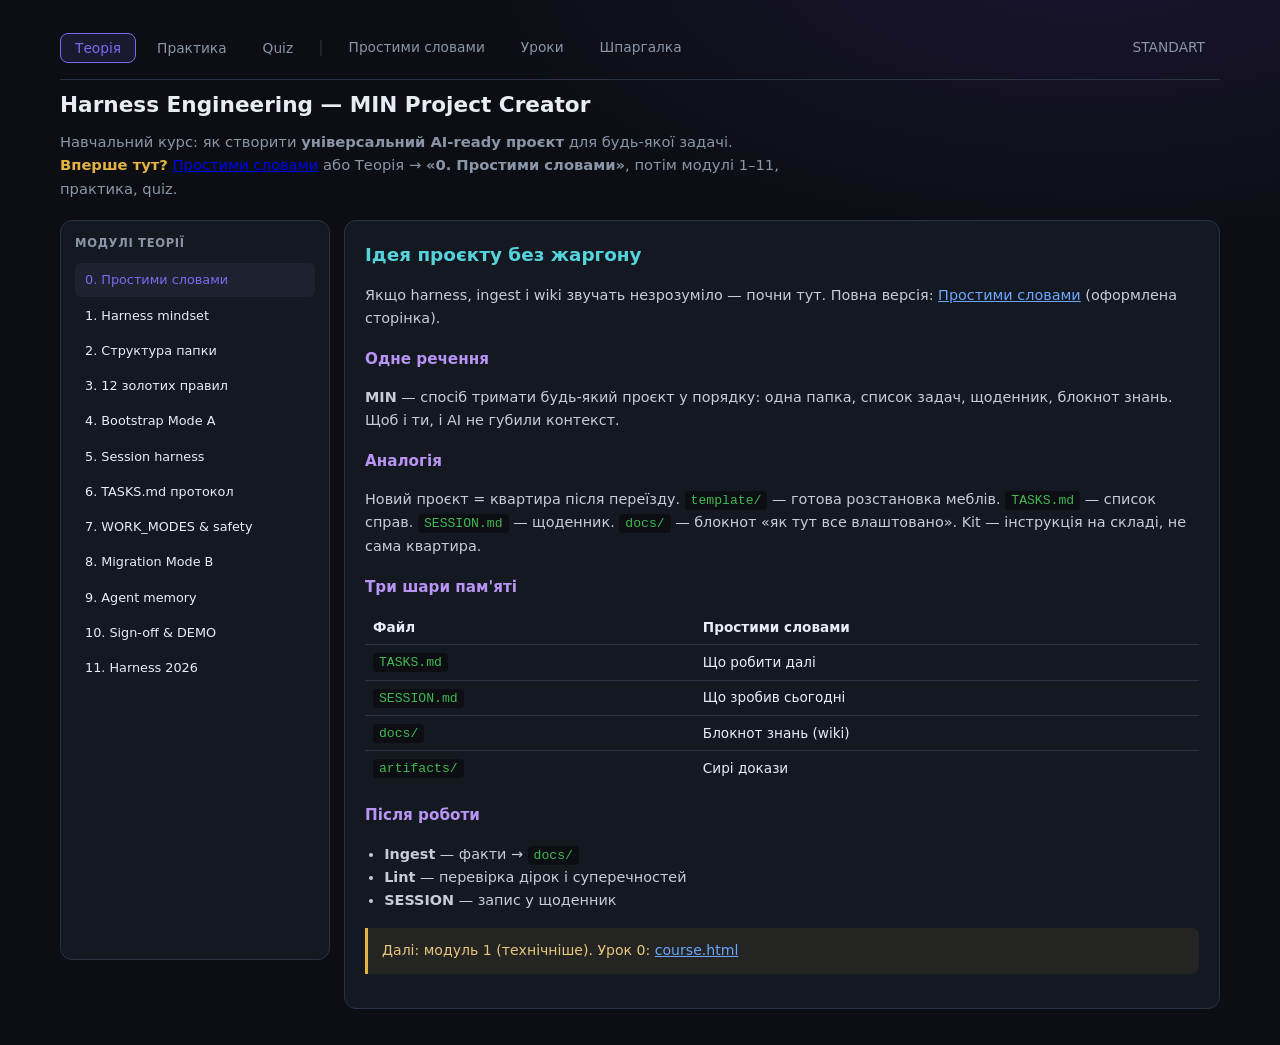
<file: index.html>
<!DOCTYPE html>
<html lang="uk">
<head>
  <meta charset="UTF-8" />
  <meta name="viewport" content="width=device-width, initial-scale=1.0" />
  <title>Harness Engineering — MIN Project Creator</title>
  <link rel="stylesheet" href="assets/site.css" />
  <style>
    :root {
      --bg: #0c0e14; --panel: #141820; --border: #2a3142; --text: #e8ecf4;
      --muted: #8b95a8; --green: #3fb950; --cyan: #56d4dd; --yellow: #e3b341;
      --orange: #f0883e; --blue: #6ca6ff; --purple: #b794f6; --red: #f85149;
      --accent: #7c6bf0; --font: "SF Mono", Menlo, Consolas, monospace;
    }
    * { box-sizing: border-box; }
    body {
      margin: 0; min-height: 100vh;
      background: radial-gradient(1100px 520px at 85% -5%, #1a1530 0%, var(--bg) 58%);
      color: var(--text); font-family: Inter, system-ui, sans-serif;
    }
    .wrap { max-width: 1200px; margin: 0 auto; padding: 16px 20px 40px; }
    .site-nav .nav-sep { color: var(--border); padding: 0 4px; user-select: none; }
    .site-nav .brand { color: var(--accent); font-weight: 600; cursor: default; }
    header h1 { font-size: 1.35rem; margin: 0 0 6px; }
    header p { margin: 0; color: var(--muted); font-size: 0.9rem; line-height: 1.55; max-width: 820px; }
    .page { display: none; }
    .page.active { display: block; }
    .layout { display: grid; grid-template-columns: 270px 1fr; gap: 14px; }
    @media (max-width: 900px) { .layout { grid-template-columns: 1fr; } .sidebar { order: 2; } }
    .sidebar, .main-panel, .term-wrap {
      background: var(--panel); border: 1px solid var(--border); border-radius: 12px;
    }
    .sidebar { padding: 14px; max-height: calc(100vh - 160px); overflow-y: auto; }
    .sidebar h2 {
      font-size: 0.72rem; text-transform: uppercase; letter-spacing: 0.06em;
      color: var(--muted); margin: 0 0 10px;
    }
    .mod-list { list-style: none; padding: 0; margin: 0; }
    .mod-list li {
      padding: 8px 10px; border-radius: 6px; cursor: pointer; font-size: 0.8rem;
      margin-bottom: 2px; line-height: 1.35;
    }
    .mod-list li:hover { background: #1c2230; }
    .mod-list li.active { background: #1c2230; color: var(--accent); }
    .mod-list li.done { color: var(--green); }
    .main-panel { padding: 20px; min-height: 520px; }
    .theory h2 { font-size: 1.15rem; margin: 0 0 12px; color: var(--cyan); }
    .theory h3 { font-size: 0.95rem; margin: 18px 0 8px; color: var(--purple); }
    .theory p, .theory li { font-size: 0.9rem; line-height: 1.6; color: #c5cdd9; }
    .theory a { color: var(--blue); }
    .theory a:hover { text-decoration: underline; }
    .theory ul, .theory ol { padding-left: 1.2rem; }
    .theory code, .term-out code {
      font-family: var(--font); font-size: 0.82rem;
      background: #0c0e14; padding: 2px 6px; border-radius: 4px; color: var(--green);
    }
    .theory pre {
      background: #0c0e14; border: 1px solid var(--border); border-radius: 8px;
      padding: 12px 14px; overflow-x: auto; font-family: var(--font); font-size: 0.78rem;
      line-height: 1.5; color: var(--green); margin: 10px 0;
    }
    .badge {
      display: inline-block; font-size: 0.7rem; padding: 2px 8px; border-radius: 99px;
      border: 1px solid var(--border); color: var(--muted); margin-right: 6px;
    }
    .badge.risk { border-color: var(--red); color: var(--red); }
    .badge.safe { border-color: var(--green); color: var(--green); }
    .callout {
      border-left: 3px solid var(--yellow); background: rgba(227,179,65,0.08);
      padding: 12px 14px; border-radius: 0 8px 8px 0; margin: 14px 0; font-size: 0.88rem;
      line-height: 1.55; color: #e6c87a;
    }
    .practice-layout { display: grid; grid-template-columns: 280px 1fr; gap: 14px; }
    @media (max-width: 900px) { .practice-layout { grid-template-columns: 1fr; } }
    .cmd-list { list-style: none; padding: 0; margin: 8px 0 0; }
    .cmd-list li {
      font-family: var(--font); font-size: 0.72rem; padding: 5px 8px; border-radius: 5px;
      cursor: pointer; color: var(--muted); margin-bottom: 3px; word-break: break-all;
    }
    .cmd-list li:hover { background: #1c2230; color: var(--text); }
    .cmd-list li.done { color: var(--green); }
    .progress { height: 6px; background: #1c2230; border-radius: 99px; overflow: hidden; margin: 8px 0; }
    .progress > div {
      height: 100%; background: linear-gradient(90deg, var(--accent), var(--cyan));
      width: 0%; transition: width 0.3s;
    }
    .term-wrap { overflow: hidden; }
    .term-bar {
      display: flex; justify-content: space-between; align-items: center;
      padding: 8px 14px; background: #0c0e14; border-bottom: 1px solid var(--border);
      font-size: 0.75rem; color: var(--muted);
    }
    .term-dots { display: flex; gap: 6px; }
    .term-dots span { width: 10px; height: 10px; border-radius: 50%; }
    .term-dots .r { background: var(--red); }
    .term-dots .y { background: var(--yellow); }
    .term-dots .g { background: var(--green); }
    .term-out {
      height: 340px; overflow-y: auto; padding: 12px 14px;
      font-family: var(--font); font-size: 0.78rem; line-height: 1.55;
    }
    .term-out .line { margin-bottom: 4px; white-space: pre-wrap; word-break: break-word; }
    .term-out .hint { color: var(--yellow); }
    .term-out .danger { color: var(--red); }
    .term-out .prompt { color: var(--cyan); }
    .term-input-row {
      display: flex; align-items: center; gap: 8px; padding: 10px 14px;
      border-top: 1px solid var(--border); background: #0c0e14;
    }
    .term-input-row .prompt-label { font-family: var(--font); font-size: 0.78rem; color: var(--cyan); white-space: nowrap; }
    .term-input-row input {
      flex: 1; background: transparent; border: none; outline: none;
      font-family: var(--font); font-size: 0.82rem; color: var(--text);
    }
    .term-btns { display: flex; gap: 6px; padding: 8px 14px; border-top: 1px solid var(--border); flex-wrap: wrap; }
    .btn {
      background: #1c2230; border: 1px solid var(--border); color: var(--text);
      border-radius: 8px; padding: 7px 12px; font-size: 0.8rem; cursor: pointer;
    }
    .btn:hover { background: #252d3d; }
    .btn-primary { background: #5b4dd6; border-color: var(--accent); }
    .btn-primary:hover { background: var(--accent); }
    .q-meta { color: var(--muted); font-size: 0.78rem; margin-bottom: 14px; }
    .q-meta span { color: var(--cyan); font-family: var(--font); }
    .q-card {
      border: 1px solid var(--border); border-radius: 10px; padding: 16px;
      margin-bottom: 16px; background: #0c0e14;
    }
    .q-title { color: var(--purple); font-size: 0.82rem; font-weight: 600; margin-bottom: 8px; }
    .q-text { font-size: 0.95rem; line-height: 1.55; margin-bottom: 14px; }
    .opt {
      display: block; width: 100%; text-align: left; margin-bottom: 8px;
      padding: 10px 12px; border-radius: 8px; border: 1px solid var(--border);
      background: var(--panel); color: var(--text); font-size: 0.88rem;
      cursor: pointer; line-height: 1.4;
    }
    .opt:hover:not(:disabled) { border-color: var(--blue); background: #1a2030; }
    .opt.correct { border-color: var(--green); background: rgba(63,185,80,0.12); }
    .opt.wrong { border-color: var(--red); background: rgba(248,81,73,0.1); }
    .opt:disabled { cursor: default; }
    .feedback {
      margin-top: 12px; padding: 12px; border-radius: 8px;
      background: rgba(227,179,65,0.1); border-left: 3px solid var(--yellow);
      color: #e6c87a; font-size: 0.86rem; line-height: 1.5; display: none;
    }
    .feedback.show { display: block; }
    .pager { display: flex; gap: 8px; justify-content: space-between; align-items: center; margin-top: 8px; flex-wrap: wrap; }
    .score-box {
      text-align: center; padding: 24px; border: 1px solid var(--border);
      border-radius: 12px; background: #0c0e14; margin-top: 16px;
    }
    .score-box h3 { margin: 0 0 8px; color: var(--cyan); }
    .score-num { font-size: 2.5rem; font-weight: 700; color: var(--green); font-family: var(--font); }
    .checklist { list-style: none; padding: 0; }
    .checklist li {
      padding: 8px 10px; border-radius: 6px; font-size: 0.85rem; cursor: pointer;
      border: 1px solid transparent; margin-bottom: 4px;
    }
    .checklist li:hover { background: #1c2230; }
    .checklist li.checked { color: var(--green); border-color: rgba(63,185,80,0.3); }
    .checklist li.checked::before { content: "✓ "; }
    .checklist li:not(.checked)::before { content: "○ "; color: var(--muted); }
  </style>
</head>
<body data-page="trainer">
  <div class="wrap">
    <nav class="site-nav">
      <button type="button" class="tab active" data-page="theory">Теорія</button>
      <button type="button" class="tab" data-page="practice">Практика</button>
      <button type="button" class="tab" data-page="quiz">Quiz</button>
      <span class="nav-sep">|</span>
      <a href="simple-words.html" data-nav="simple">Простими словами</a>
      <a href="course.html" data-nav="course">Уроки</a>
      <a href="cheatsheet.html" data-nav="cheats">Шпаргалка</a>
      <span class="spacer"></span>
      <a href="standart.html" data-nav="standart">STANDART</a>
    </nav>
    <header class="site-header">
      <h1>Harness Engineering — MIN Project Creator</h1>
      <p class="lead">
        Навчальний курс: як створити <strong>універсальний AI-ready проєкт</strong> для будь-якої задачі.
        <strong style="color:var(--yellow)">Вперше тут?</strong>
        <a href="simple-words.html">Простими словами</a> або Теорія → <strong>«0. Простими словами»</strong>,
        потім модулі 1–11, практика, quiz.
      </p>
    </header>

    <div id="page-theory" class="page active">
      <div class="layout">
        <aside class="sidebar">
          <h2>Модулі теорії</h2>
          <ul class="mod-list" id="theoryNav"></ul>
        </aside>
        <section class="main-panel theory" id="theoryContent"></section>
      </div>
    </div>

    <div id="page-practice" class="page">
      <div class="practice-layout">
        <aside class="sidebar">
          <h2>Сценарій</h2>
          <ul class="mod-list" id="practiceNav"></ul>
          <h2 style="margin-top:14px">Прогрес</h2>
          <div class="progress"><div id="practiceProgress"></div></div>
          <div style="font-size:0.78rem;color:var(--muted)" id="practiceStats">0 / 0</div>
          <h2 style="margin-top:14px">Команди</h2>
          <ul class="cmd-list" id="cmdList"></ul>
        </aside>
        <div class="term-wrap">
          <div class="term-bar">
            <div class="term-dots"><span class="r"></span><span class="y"></span><span class="g"></span></div>
            <span id="termTitle">macOS zsh — harness practice</span>
          </div>
          <div class="term-out" id="termOut"></div>
          <div class="term-input-row">
            <span class="prompt-label" id="termPrompt">szubar@Mac %</span>
            <input type="text" id="termInput" autocomplete="off" spellcheck="false" placeholder="Введіть команду…" />
          </div>
          <div class="term-btns">
            <button type="button" class="btn" id="btnClear">Очистити</button>
            <button type="button" class="btn" id="btnReset">Скинути сценарій</button>
            <button type="button" class="btn btn-primary" id="btnNextMod">Наступний сценарій →</button>
          </div>
        </div>
      </div>
    </div>

    <div id="page-quiz" class="page">
      <div class="layout">
        <aside class="sidebar">
          <h2>Розділи квізу</h2>
          <div class="progress"><div id="quizProgress"></div></div>
          <div style="font-size:0.78rem;color:var(--muted);margin-bottom:10px" id="quizStats">0 / 0</div>
          <ul class="mod-list" id="quizNav"></ul>
        </aside>
        <section class="main-panel" id="quizArea">
          <div class="q-meta">Оберіть розділ зліва або натисніть «Почати квіз»</div>
          <button type="button" class="btn btn-primary" id="btnStartQuiz">Почати квіз — усі розділи</button>
        </section>
      </div>
    </div>
  </div>
  <script src="assets/nav.js"></script>
  <script src="trainer.js"></script>
</body>
</html>
</file>
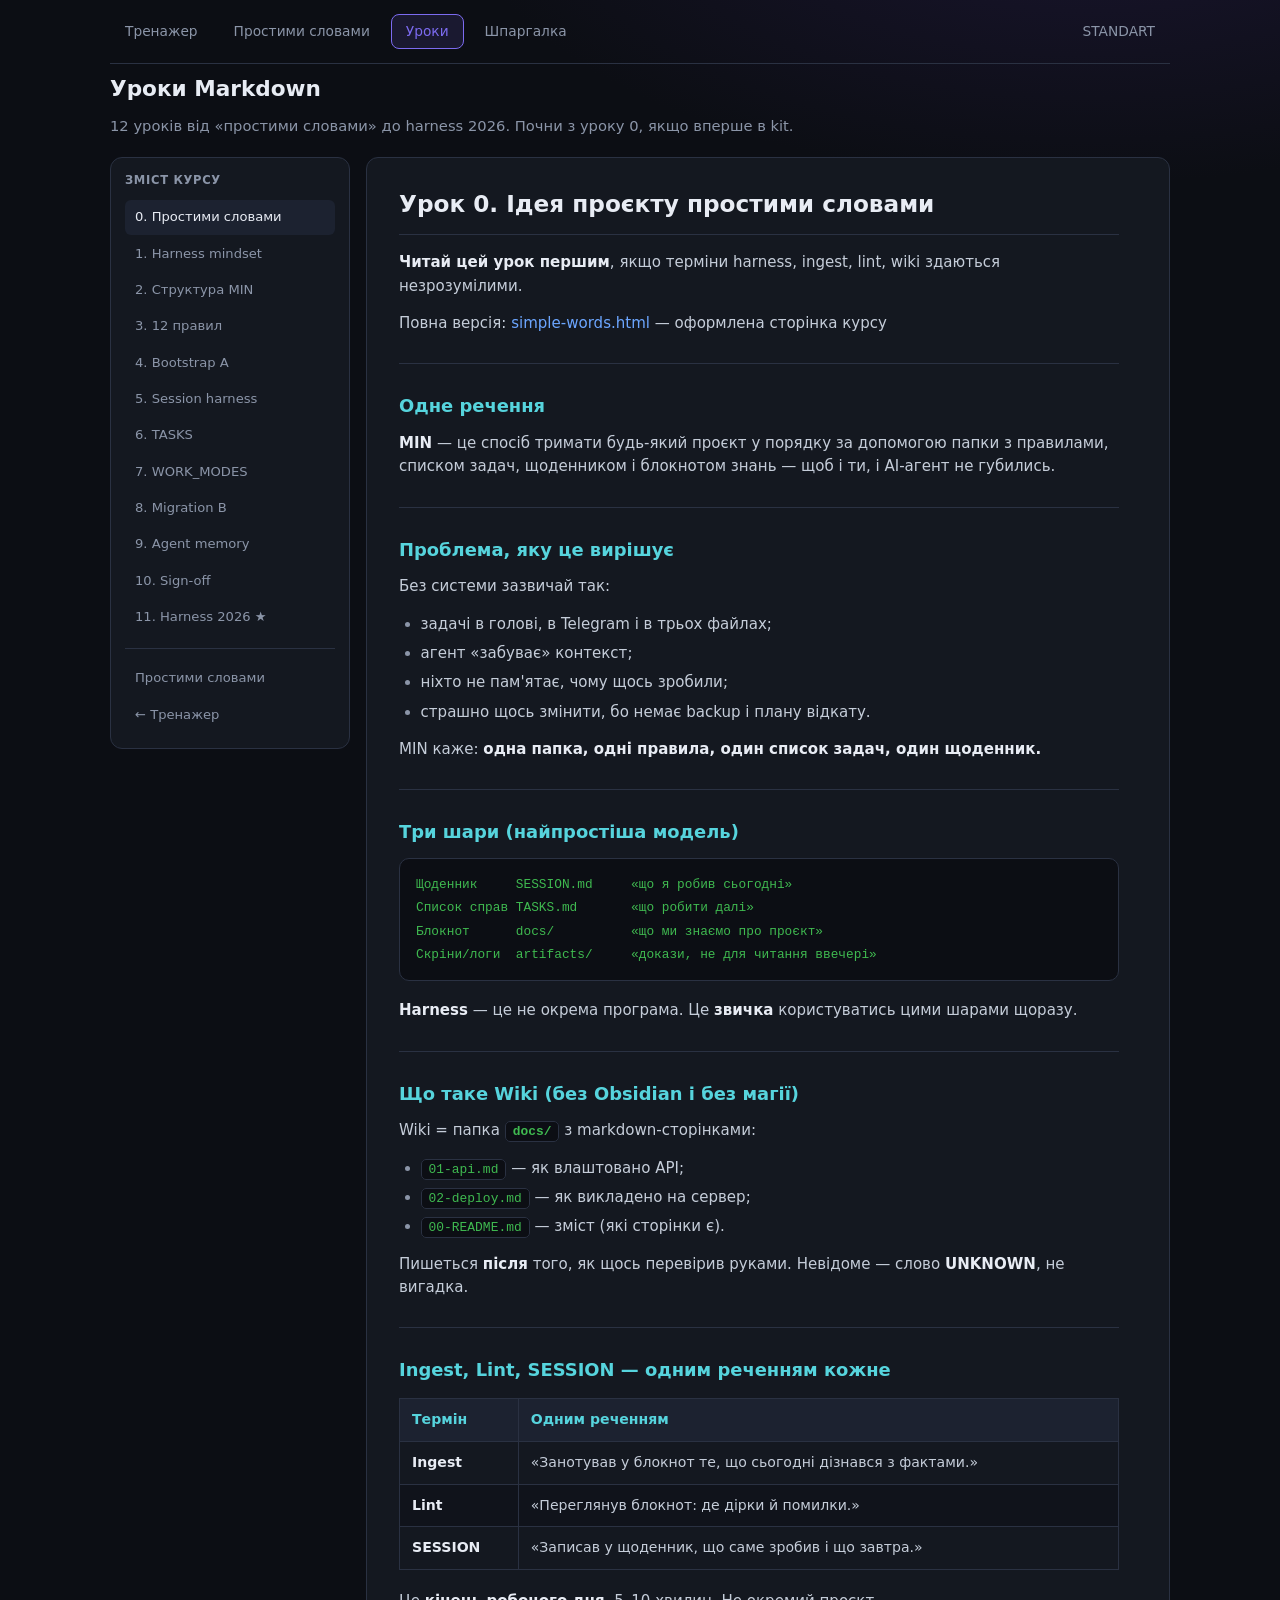
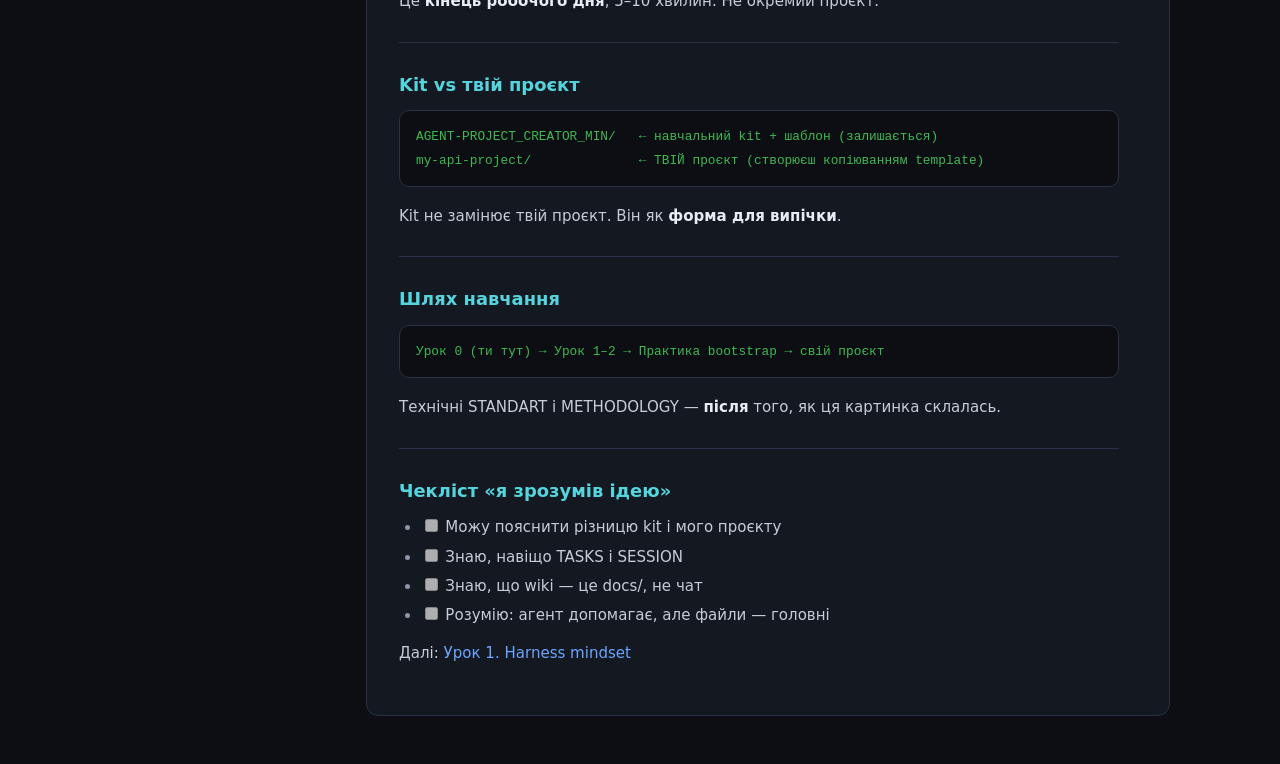
<file: course.html>
<!DOCTYPE html>
<html lang="uk">
<head>
  <meta charset="UTF-8" />
  <meta name="viewport" content="width=device-width, initial-scale=1.0" />
  <title>Уроки — Harness Engineering</title>
  <link rel="stylesheet" href="assets/site.css" />
</head>
<body data-page="course">
  <div class="site-shell">
    <nav class="site-nav">
      <a href="index.html" data-nav="trainer">Тренажер</a>
      <a href="simple-words.html" data-nav="simple">Простими словами</a>
      <a href="course.html" data-nav="course">Уроки</a>
      <a href="cheatsheet.html" data-nav="cheats">Шпаргалка</a>
      <span class="spacer"></span>
      <a href="standart.html" data-nav="standart">STANDART</a>
    </nav>

    <header class="site-header">
      <h1>Уроки Markdown</h1>
      <p class="lead">12 уроків від «простими словами» до harness 2026. Почни з уроку 0, якщо вперше в kit.</p>
    </header>

    <div class="doc-layout">
      <aside class="doc-sidebar">
        <h2>Зміст курсу</h2>
        <nav id="lessonNav"></nav>
        <div class="side-divider">
          <a class="side-link" href="simple-words.html">Простими словами</a>
          <a class="side-link" href="index.html">← Тренажер</a>
        </div>
      </aside>
      <article class="doc-panel">
        <div id="content" class="doc-content"><p class="loading">Завантаження…</p></div>
      </article>
    </div>
  </div>

  <script src="content.js"></script>
  <script src="assets/marked.min.js"></script>
  <script src="assets/render-md.js"></script>
  <script src="assets/nav.js"></script>
  <script>
    const LESSONS = [
      { file: "lessons/00-simple-words.md", title: "0. Простими словами" },
      { file: "lessons/01-harness-mindset.md", title: "1. Harness mindset" },
      { file: "lessons/02-folder-structure.md", title: "2. Структура MIN" },
      { file: "lessons/03-twelve-rules.md", title: "3. 12 правил" },
      { file: "lessons/04-bootstrap-mode-a.md", title: "4. Bootstrap A" },
      { file: "lessons/05-session-harness.md", title: "5. Session harness" },
      { file: "lessons/06-tasks-protocol.md", title: "6. TASKS" },
      { file: "lessons/07-work-modes-safety.md", title: "7. WORK_MODES" },
      { file: "lessons/08-migration-mode-b.md", title: "8. Migration B" },
      { file: "lessons/09-agent-memory.md", title: "9. Agent memory" },
      { file: "lessons/10-signoff-demo.md", title: "10. Sign-off" },
      { file: "lessons/11-harness-2026-context.md", title: "11. Harness 2026 ★" }
    ];

    const nav = document.getElementById("lessonNav");
    nav.innerHTML = LESSONS.map(l =>
      `<a href="#" class="side-link" data-file="${l.file}">${l.title}</a>`
    ).join("");

    function loadLesson(file) {
      nav.querySelectorAll("a").forEach(a => a.classList.toggle("active", a.dataset.file === file));
      const md = typeof LESSON_MD !== "undefined" ? LESSON_MD[file] : null;
      renderMarkdown(md, document.getElementById("content"), { demoteH1: true });
      window.scrollTo({ top: 0, behavior: "smooth" });
    }

    nav.querySelectorAll("a[data-file]").forEach(a => {
      a.addEventListener("click", e => {
        e.preventDefault();
        loadLesson(a.dataset.file);
        history.replaceState(null, "", "?lesson=" + encodeURIComponent(a.dataset.file));
      });
    });

    const q = new URLSearchParams(location.search).get("lesson");
    const initial = q && LESSON_MD && LESSON_MD[q] ? q : LESSONS[0].file;
    loadLesson(initial);
  </script>
</body>
</html>
</file>
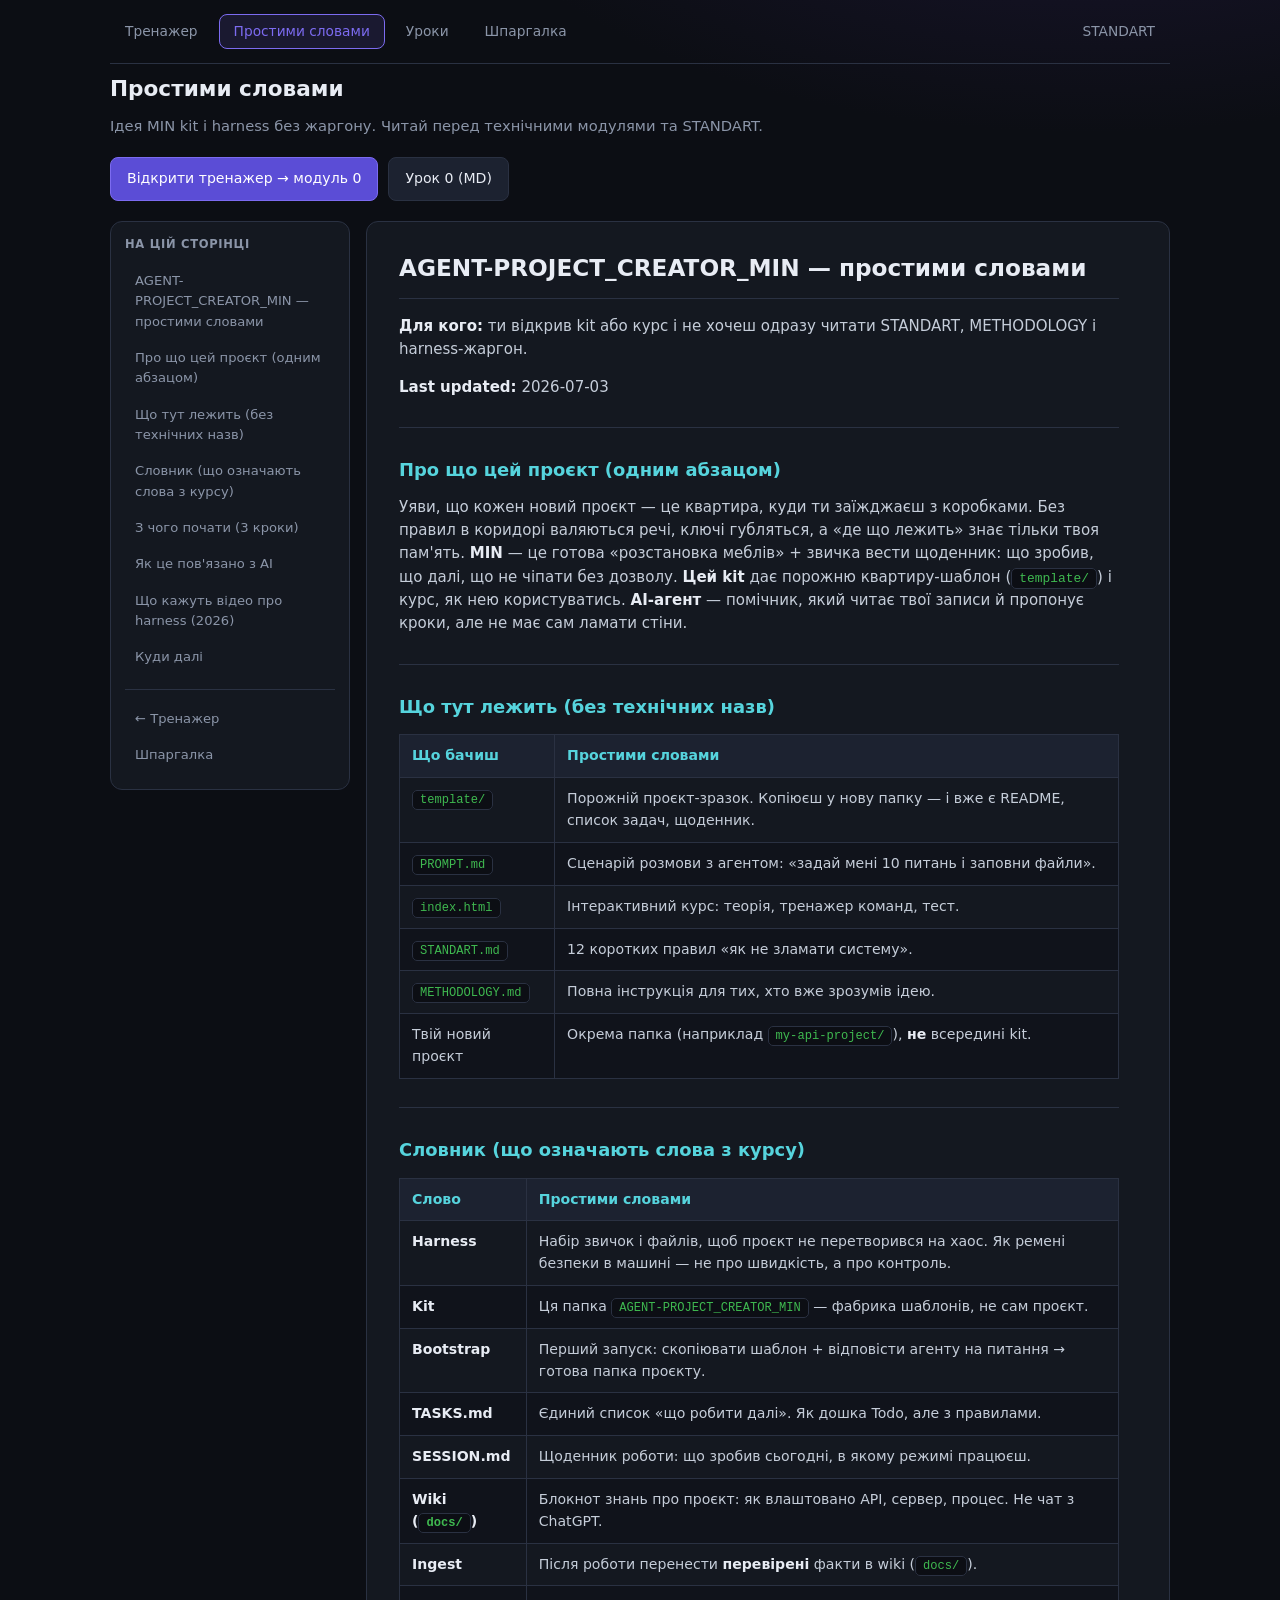
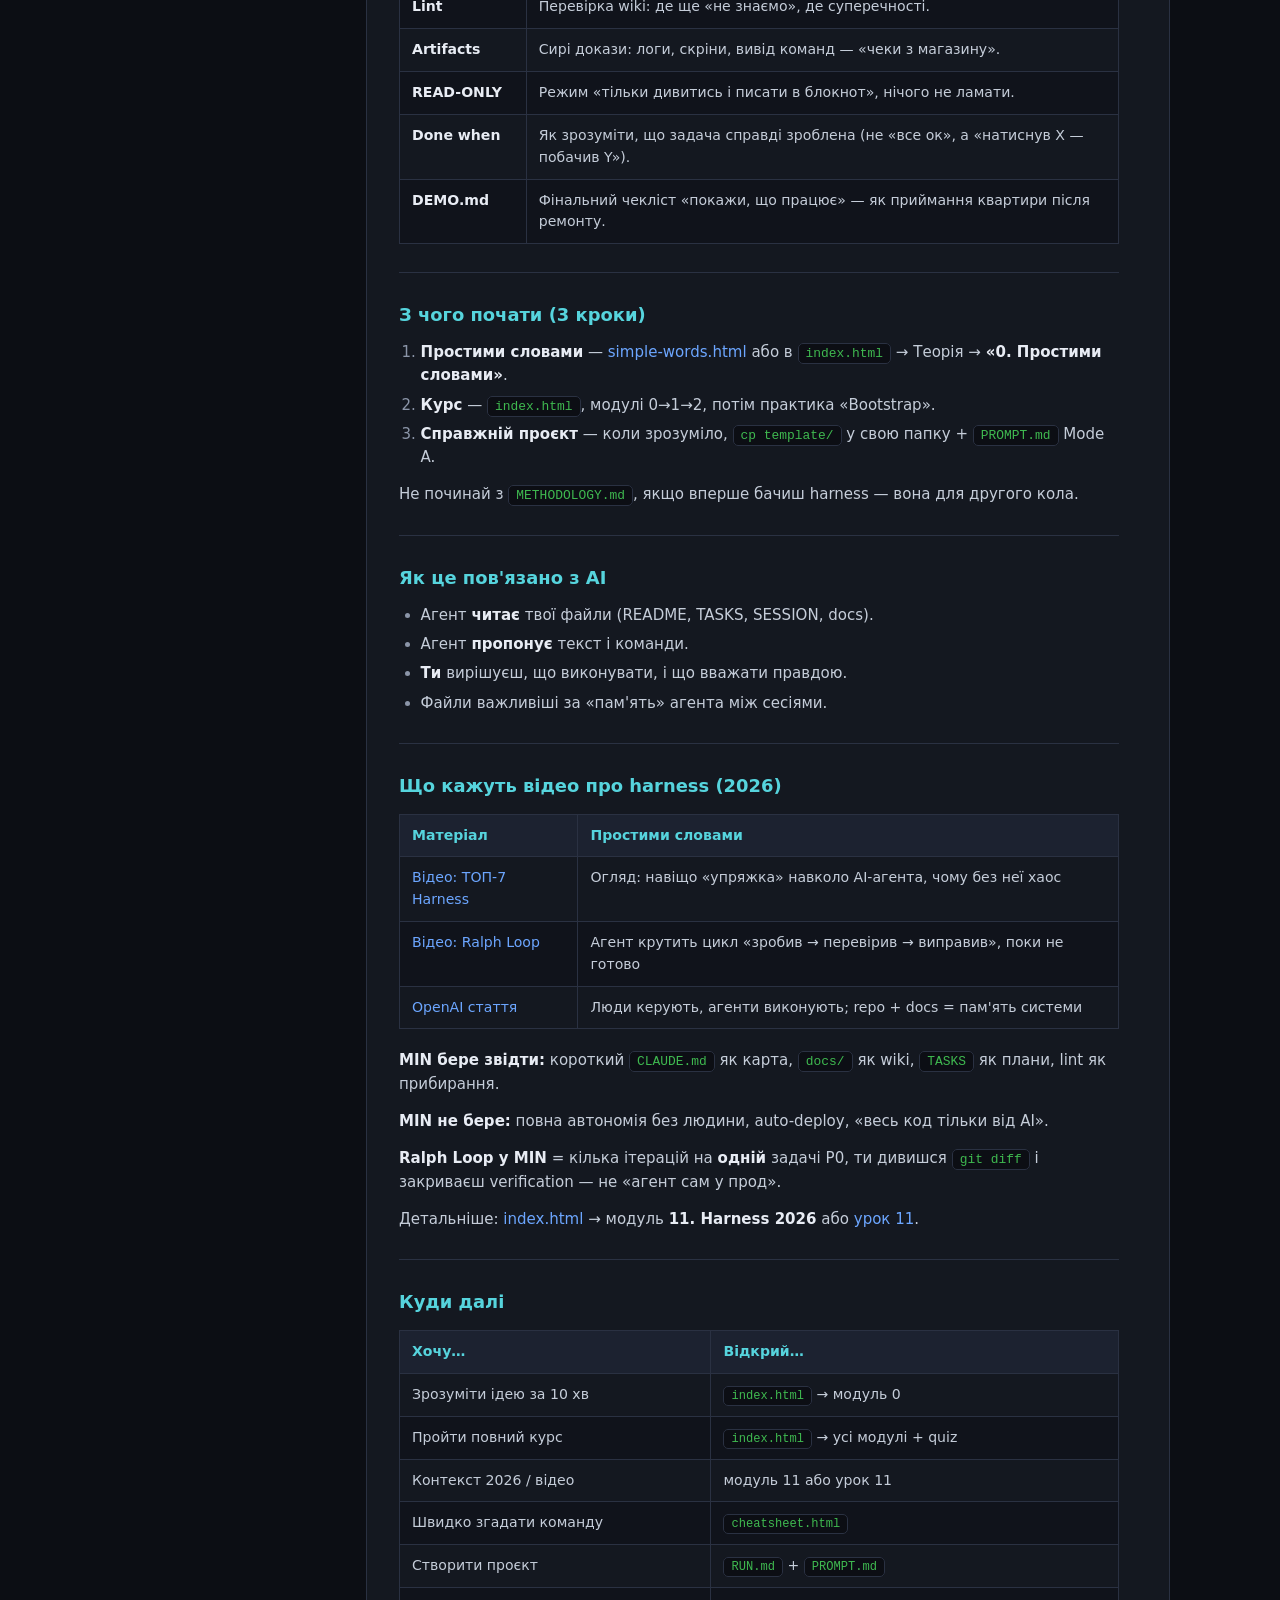
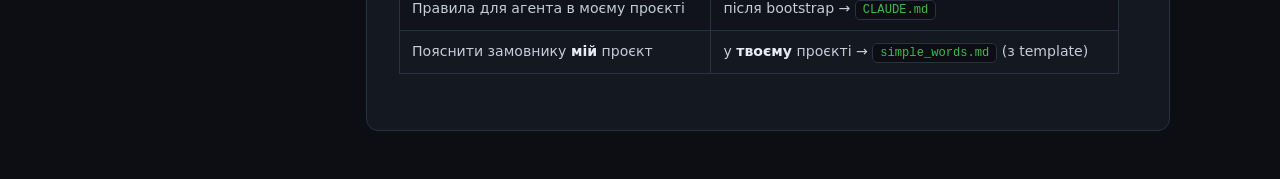
<file: simple-words.html>
<!DOCTYPE html>
<html lang="uk">
<head>
  <meta charset="UTF-8" />
  <meta name="viewport" content="width=device-width, initial-scale=1.0" />
  <title>Простими словами — Harness Engineering</title>
  <link rel="stylesheet" href="assets/site.css" />
</head>
<body data-page="simple">
  <div class="site-shell">
    <nav class="site-nav">
      <a href="index.html" data-nav="trainer">Тренажер</a>
      <a href="simple-words.html" data-nav="simple">Простими словами</a>
      <a href="course.html" data-nav="course">Уроки</a>
      <a href="cheatsheet.html" data-nav="cheats">Шпаргалка</a>
      <span class="spacer"></span>
      <a href="standart.html" data-nav="standart">STANDART</a>
    </nav>

    <header class="site-header">
      <h1>Простими словами</h1>
      <p class="lead">Ідея MIN kit і harness без жаргону. Читай перед технічними модулями та STANDART.</p>
      <div class="start-card">
        <a href="index.html" class="primary">Відкрити тренажер → модуль 0</a>
        <a href="course.html?lesson=lessons%2F00-simple-words.md">Урок 0 (MD)</a>
      </div>
    </header>

    <div class="doc-layout">
      <aside class="doc-sidebar">
        <h2>На цій сторінці</h2>
        <nav id="toc"></nav>
        <div class="side-divider">
          <a class="side-link" href="index.html">← Тренажер</a>
          <a class="side-link" href="cheatsheet.html">Шпаргалка</a>
        </div>
      </aside>
      <article class="doc-panel">
        <div id="content" class="doc-content"><p class="loading">Завантаження…</p></div>
      </article>
    </div>
  </div>

  <script src="content.js"></script>
  <script src="assets/marked.min.js"></script>
  <script src="assets/render-md.js"></script>
  <script src="assets/nav.js"></script>
  <script>
    renderMarkdown(
      typeof SIMPLE_WORDS_MD !== "undefined" ? SIMPLE_WORDS_MD : null,
      document.getElementById("content"),
      { tocEl: document.getElementById("toc") }
    );
  </script>
</body>
</html>
</file>
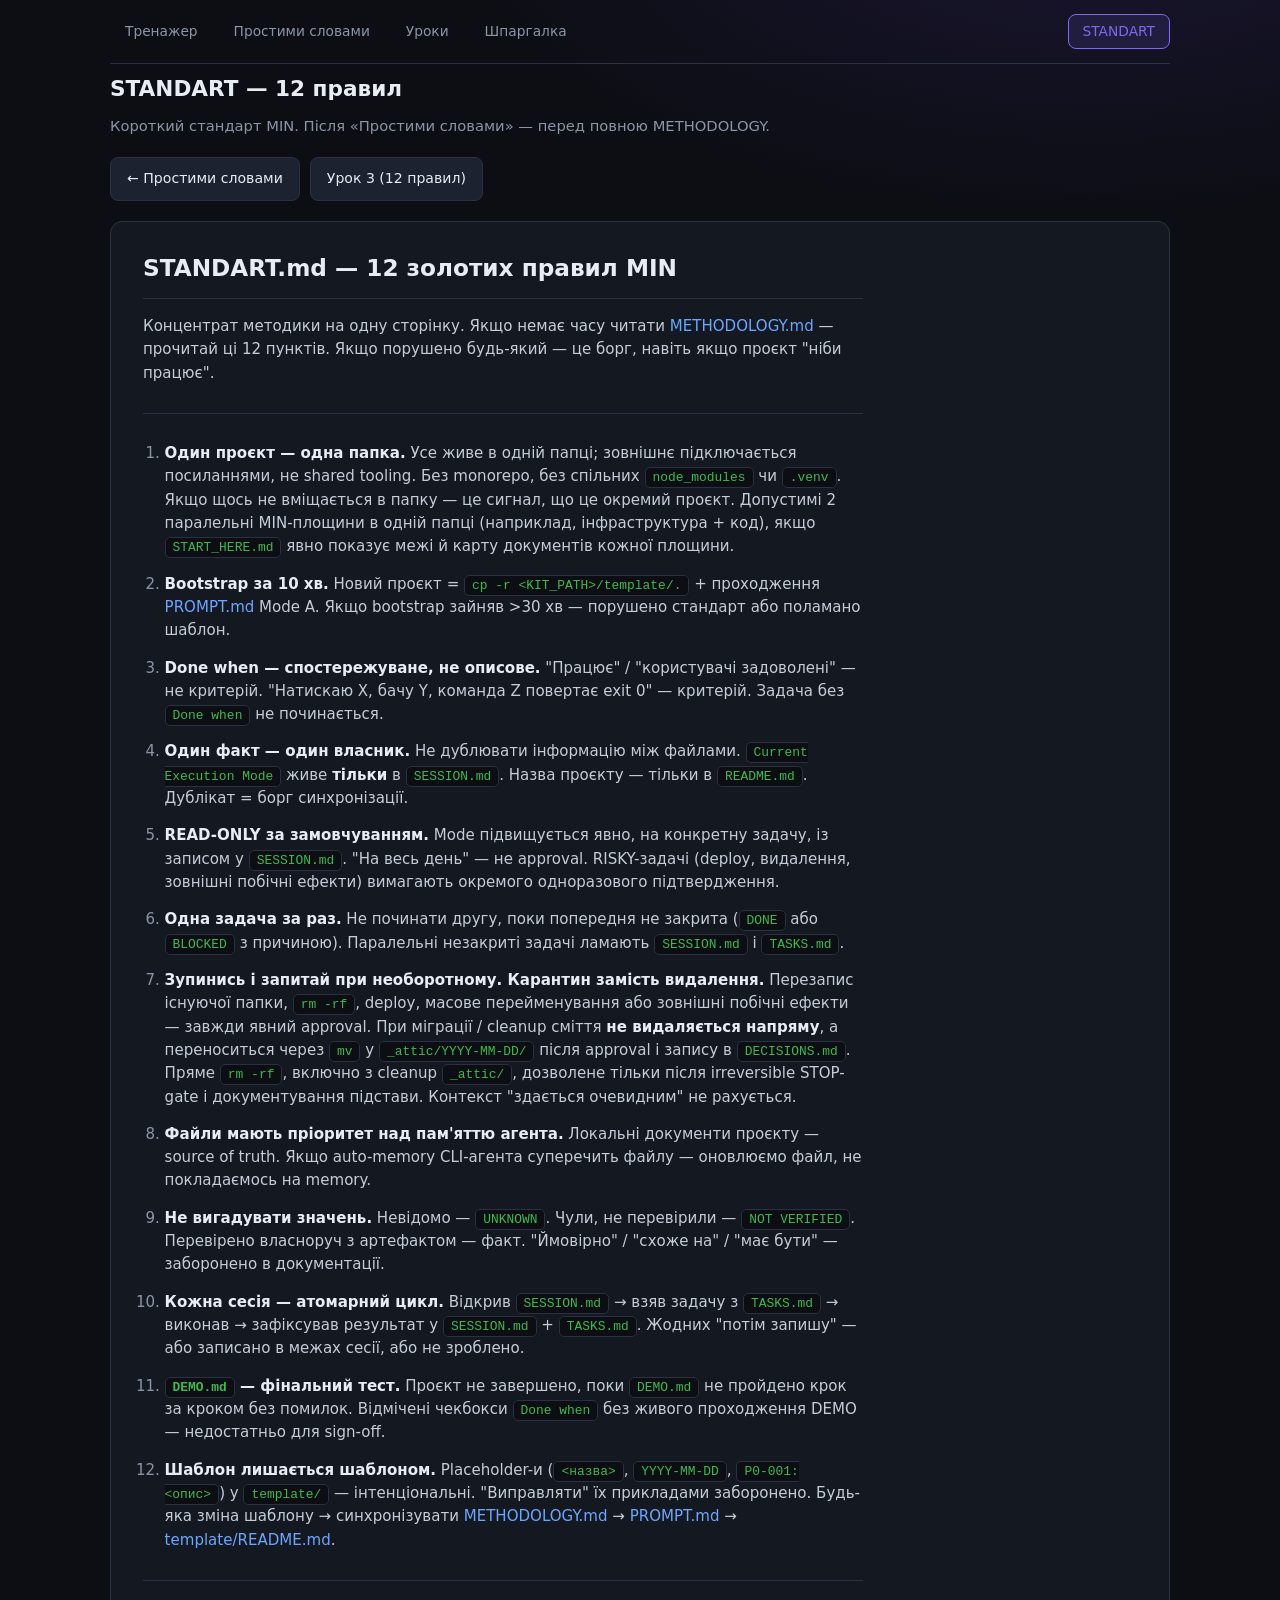
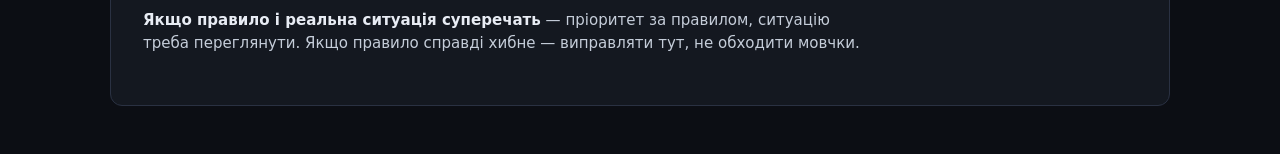
<file: standart.html>
<!DOCTYPE html>
<html lang="uk">
<head>
  <meta charset="UTF-8" />
  <meta name="viewport" content="width=device-width, initial-scale=1.0" />
  <title>STANDART — Harness Engineering</title>
  <link rel="stylesheet" href="assets/site.css" />
</head>
<body data-page="standart">
  <div class="site-shell">
    <nav class="site-nav">
      <a href="index.html" data-nav="trainer">Тренажер</a>
      <a href="simple-words.html" data-nav="simple">Простими словами</a>
      <a href="course.html" data-nav="course">Уроки</a>
      <a href="cheatsheet.html" data-nav="cheats">Шпаргалка</a>
      <span class="spacer"></span>
      <a href="standart.html" data-nav="standart">STANDART</a>
    </nav>

    <header class="site-header">
      <h1>STANDART — 12 правил</h1>
      <p class="lead">Короткий стандарт MIN. Після «Простими словами» — перед повною METHODOLOGY.</p>
      <div class="start-card">
        <a href="simple-words.html">← Простими словами</a>
        <a href="course.html?lesson=lessons%2F03-twelve-rules.md">Урок 3 (12 правил)</a>
      </div>
    </header>

    <article class="doc-panel">
      <div id="content" class="doc-content"><p class="loading">Завантаження…</p></div>
    </article>
  </div>

  <script src="content.js"></script>
  <script src="assets/marked.min.js"></script>
  <script src="assets/render-md.js"></script>
  <script src="assets/nav.js"></script>
  <script>
    renderMarkdown(
      typeof STANDART_MD !== "undefined" ? STANDART_MD : null,
      document.getElementById("content"),
      { demoteH1: true }
    );
  </script>
</body>
</html>
</file>
<file: assets/site.css>
/* Harness Engineering — shared site styles */
:root {
  --bg: #0c0e14;
  --panel: #141820;
  --border: #2a3142;
  --text: #e8ecf4;
  --muted: #8b95a8;
  --accent: #7c6bf0;
  --cyan: #56d4dd;
  --green: #3fb950;
  --yellow: #e3b341;
  --blue: #6ca6ff;
  --purple: #b794f6;
  --red: #f85149;
  --font: "SF Mono", Menlo, Consolas, monospace;
}

* { box-sizing: border-box; }

body {
  margin: 0;
  min-height: 100vh;
  background: radial-gradient(1100px 520px at 85% -5%, #1a1530 0%, var(--bg) 58%);
  color: var(--text);
  font-family: Inter, system-ui, -apple-system, sans-serif;
  line-height: 1.55;
}

/* —— Top navigation —— */
.site-shell { max-width: 1100px; margin: 0 auto; padding: 0 20px 48px; }

.site-nav {
  display: flex;
  flex-wrap: wrap;
  gap: 6px;
  align-items: center;
  padding: 14px 0;
  margin-bottom: 8px;
  border-bottom: 1px solid var(--border);
}

.site-nav a,
.site-nav button.tab {
  color: var(--muted);
  text-decoration: none;
  font-size: 0.86rem;
  padding: 6px 14px;
  border-radius: 8px;
  border: 1px solid transparent;
  background: transparent;
  cursor: pointer;
  font-family: inherit;
  white-space: nowrap;
}

.site-nav a:hover,
.site-nav button.tab:hover {
  color: var(--text);
  background: #1c2230;
}

.site-nav a.active,
.site-nav button.tab.active {
  color: var(--accent);
  border-color: var(--accent);
  background: rgba(124, 107, 240, 0.12);
}

.site-nav .spacer { flex: 1; min-width: 8px; }

.site-nav .ext::after { content: " ↗"; font-size: 0.75em; opacity: 0.7; }

.site-header { margin-bottom: 20px; }

.site-header h1 {
  font-size: 1.35rem;
  margin: 0 0 8px;
  font-weight: 600;
}

.site-header .lead {
  margin: 0;
  color: var(--muted);
  font-size: 0.92rem;
  max-width: 720px;
  line-height: 1.6;
}

/* —— Layouts —— */
.doc-layout {
  display: grid;
  grid-template-columns: 240px 1fr;
  gap: 16px;
  align-items: start;
}

@media (max-width: 800px) {
  .doc-layout { grid-template-columns: 1fr; }
  .doc-sidebar { position: static !important; }
}

.doc-sidebar {
  position: sticky;
  top: 16px;
  background: var(--panel);
  border: 1px solid var(--border);
  border-radius: 12px;
  padding: 14px;
}

.doc-sidebar h2 {
  font-size: 0.72rem;
  text-transform: uppercase;
  letter-spacing: 0.06em;
  color: var(--muted);
  margin: 0 0 10px;
}

.doc-sidebar .side-link {
  display: block;
  color: var(--muted);
  text-decoration: none;
  font-size: 0.82rem;
  padding: 7px 10px;
  border-radius: 6px;
  margin-bottom: 2px;
}

.doc-sidebar .side-link:hover,
.doc-sidebar .side-link.active {
  background: #1c2230;
  color: var(--text);
}

.doc-sidebar .side-divider {
  margin-top: 14px;
  padding-top: 12px;
  border-top: 1px solid var(--border);
}

.doc-panel {
  background: var(--panel);
  border: 1px solid var(--border);
  border-radius: 12px;
  padding: 28px 32px 36px;
  min-height: 400px;
}

.doc-panel--plain {
  background: transparent;
  border: none;
  padding: 0;
}

/* —— Markdown prose —— */
.doc-content { font-size: 0.94rem; color: #c5cdd9; max-width: 720px; }

.doc-content > *:first-child { margin-top: 0; }

.doc-content h1,
.doc-content .doc-kicker {
  font-size: 1.45rem;
  color: var(--text);
  margin: 0 0 16px;
  padding-bottom: 12px;
  border-bottom: 1px solid var(--border);
}

.doc-content h2 {
  font-size: 1.12rem;
  color: var(--cyan);
  margin: 28px 0 12px;
}

.doc-content h3 {
  font-size: 0.98rem;
  color: var(--purple);
  margin: 22px 0 8px;
}

.doc-content p { margin: 0 0 14px; }

.doc-content ul, .doc-content ol {
  margin: 0 0 14px;
  padding-left: 1.35rem;
}

.doc-content li { margin-bottom: 6px; }

.doc-content li::marker { color: var(--muted); }

.doc-content strong { color: var(--text); font-weight: 600; }

.doc-content a {
  color: var(--blue);
  text-decoration: none;
}

.doc-content a:hover { text-decoration: underline; }

.doc-content code {
  font-family: var(--font);
  font-size: 0.86em;
  background: var(--bg);
  padding: 2px 7px;
  border-radius: 5px;
  color: var(--green);
  border: 1px solid var(--border);
}

.doc-content pre {
  background: var(--bg);
  border: 1px solid var(--border);
  border-radius: 10px;
  padding: 14px 16px;
  overflow-x: auto;
  margin: 12px 0 18px;
}

.doc-content pre code {
  background: none;
  border: none;
  padding: 0;
  font-size: 0.8rem;
  line-height: 1.5;
  color: var(--green);
}

.doc-content table {
  width: 100%;
  border-collapse: collapse;
  font-size: 0.88rem;
  margin: 14px 0 20px;
}

.doc-content th {
  background: #1c2230;
  color: var(--cyan);
  font-weight: 600;
  text-align: left;
}

.doc-content th, .doc-content td {
  border: 1px solid var(--border);
  padding: 10px 12px;
  vertical-align: top;
}

.doc-content tr:nth-child(even) td { background: rgba(12, 14, 20, 0.4); }

.doc-content hr {
  border: none;
  border-top: 1px solid var(--border);
  margin: 28px 0;
}

.doc-content blockquote {
  margin: 16px 0;
  padding: 12px 16px;
  border-left: 3px solid var(--yellow);
  background: rgba(227, 179, 65, 0.08);
  border-radius: 0 8px 8px 0;
  color: #e6c87a;
}

.doc-content blockquote p { margin: 0; }

.loading { color: var(--muted); font-style: italic; }

.muted { color: var(--muted); font-size: 0.82rem; }

/* Callout card on simple-words landing */
.start-card {
  display: flex;
  flex-wrap: wrap;
  gap: 10px;
  margin-top: 20px;
}

.start-card a {
  display: inline-block;
  padding: 10px 16px;
  border-radius: 8px;
  border: 1px solid var(--border);
  background: #1c2230;
  color: var(--text);
  text-decoration: none;
  font-size: 0.88rem;
}

.start-card a:hover { border-color: var(--accent); color: var(--accent); }

.start-card a.primary {
  background: #5b4dd6;
  border-color: var(--accent);
  color: #fff;
}

.start-card a.primary:hover { background: var(--accent); }
</file>
